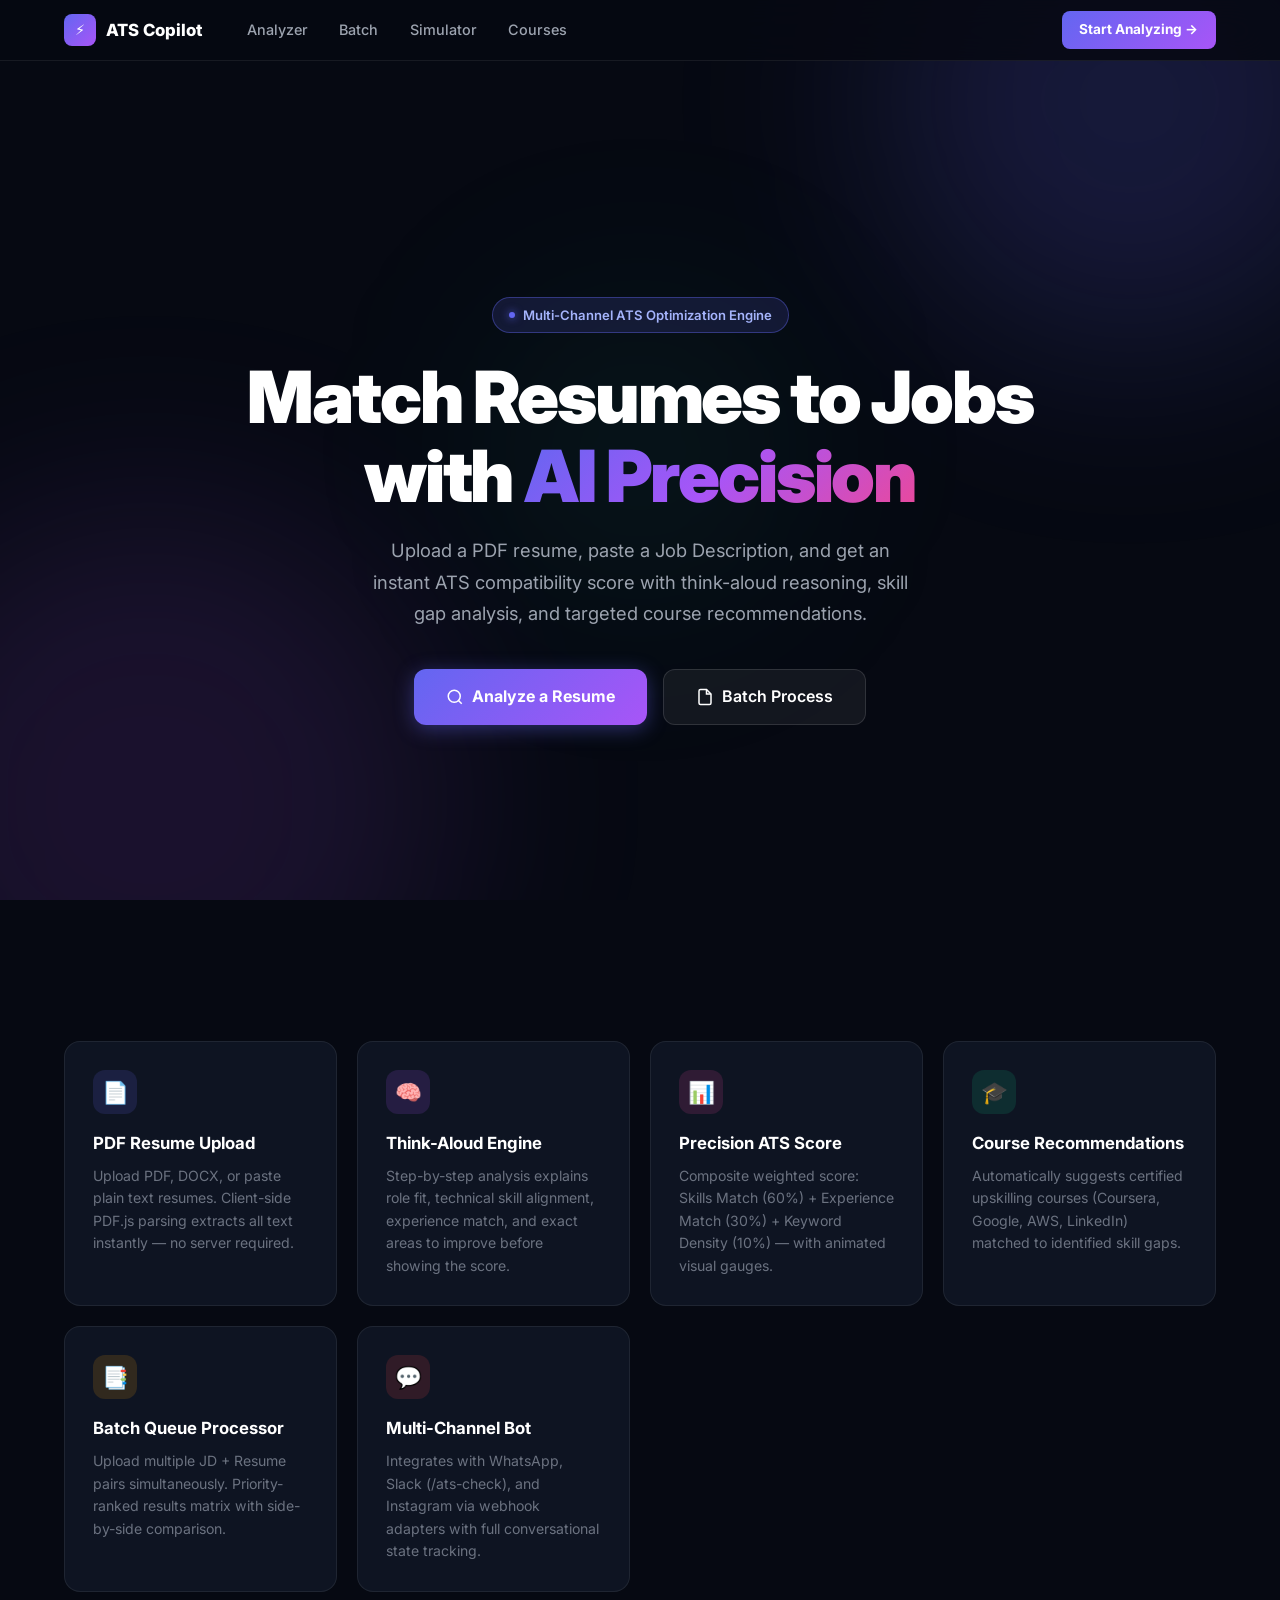
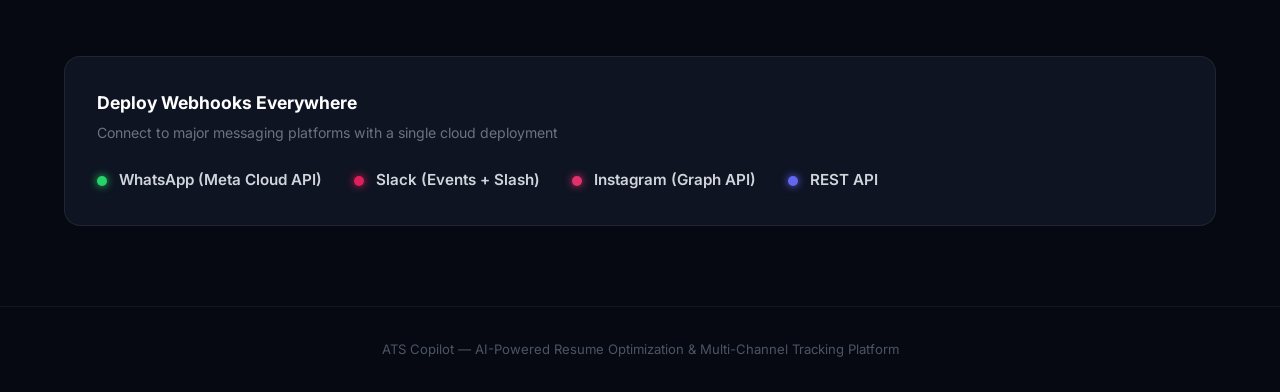
<file: static/index.html>
<!DOCTYPE html>
<html lang="en">
<head>
  <meta charset="UTF-8">
  <meta name="viewport" content="width=device-width, initial-scale=1.0">
  <title>ATS Copilot – AI Resume Optimizer & Job Match Tracker</title>
  <meta name="description" content="AI-powered ATS resume analyzer with real-time job match scoring, think-aloud evaluation, and WhatsApp, Slack, Instagram multi-channel chatbot integration.">
  <link rel="preconnect" href="https://fonts.googleapis.com">
  <link href="https://fonts.googleapis.com/css2?family=Inter:wght@300;400;500;600;700;800;900&display=swap" rel="stylesheet">
  <link rel="stylesheet" href="shared.css">
  <style>
    .hero { min-height: 100vh; display: flex; flex-direction: column; align-items: center; justify-content: center; text-align: center; padding: 2rem; position: relative; }
    .hero-badge { display: inline-flex; align-items: center; gap: 0.5rem; background: rgba(99,102,241,0.15); border: 1px solid rgba(99,102,241,0.4); color: #a5b4fc; padding: 0.4rem 1rem; border-radius: 9999px; font-size: 0.82rem; font-weight: 600; margin-bottom: 1.5rem; }
    .hero-badge span { width: 6px; height: 6px; background: #6366f1; border-radius: 50%; box-shadow: 0 0 8px #6366f1; animation: pulse 2s infinite; }
    h1.hero-title { font-size: clamp(2.5rem, 6vw, 4.5rem); font-weight: 900; line-height: 1.1; letter-spacing: -0.03em; color: #fff; max-width: 820px; margin-bottom: 1.25rem; }
    h1.hero-title em { font-style: normal; background: linear-gradient(135deg, #6366f1, #a855f7, #ec4899); -webkit-background-clip: text; -webkit-text-fill-color: transparent; }
    .hero-desc { font-size: 1.15rem; color: #9ca3af; max-width: 560px; margin-bottom: 2.5rem; line-height: 1.7; }
    .hero-ctas { display: flex; gap: 1rem; flex-wrap: wrap; justify-content: center; }
    .btn-hero-primary { background: linear-gradient(135deg, #6366f1, #a855f7); color: #fff; padding: 0.875rem 2rem; border-radius: 12px; font-weight: 700; font-size: 1rem; border: none; cursor: pointer; text-decoration: none; display: inline-flex; align-items: center; gap: 0.5rem; box-shadow: 0 4px 20px rgba(99,102,241,0.4); transition: transform 0.2s, box-shadow 0.2s; }
    .btn-hero-primary:hover { transform: translateY(-2px); box-shadow: 0 8px 30px rgba(99,102,241,0.5); }
    .btn-hero-secondary { background: rgba(255,255,255,0.06); color: #fff; padding: 0.875rem 2rem; border-radius: 12px; font-weight: 600; font-size: 1rem; border: 1px solid rgba(255,255,255,0.12); cursor: pointer; text-decoration: none; display: inline-flex; align-items: center; gap: 0.5rem; transition: all 0.2s; }
    .btn-hero-secondary:hover { background: rgba(255,255,255,0.1); border-color: rgba(255,255,255,0.25); }
    .features-grid { display: grid; grid-template-columns: repeat(auto-fit, minmax(260px, 1fr)); gap: 1.25rem; max-width: 1200px; margin: 5rem auto 0; padding: 0 1.5rem; }
    .feature-card { background: rgba(17,24,39,0.8); border: 1px solid rgba(255,255,255,0.07); border-radius: 16px; padding: 1.75rem; transition: border-color 0.2s, transform 0.2s; }
    .feature-card:hover { border-color: rgba(99,102,241,0.4); transform: translateY(-3px); }
    .feature-icon { width: 44px; height: 44px; border-radius: 12px; display: flex; align-items: center; justify-content: center; font-size: 1.35rem; margin-bottom: 1rem; }
    .feature-card h3 { font-size: 1.05rem; font-weight: 700; color: #fff; margin-bottom: 0.5rem; }
    .feature-card p { font-size: 0.88rem; color: #6b7280; line-height: 1.6; }
    .channels-banner { max-width: 1200px; margin: 4rem auto; padding: 0 1.5rem; }
    .channels-row { background: rgba(17,24,39,0.8); border: 1px solid rgba(255,255,255,0.07); border-radius: 16px; padding: 2rem; display: flex; align-items: center; justify-content: space-between; flex-wrap: wrap; gap: 1.5rem; }
    .channel-chip { display: flex; align-items: center; gap: 0.75rem; color: #d1d5db; font-weight: 600; font-size: 0.95rem; }
    .ch-dot { width: 10px; height: 10px; border-radius: 50%; }
    .ch-wa { background: #25d366; box-shadow: 0 0 8px #25d366; }
    .ch-sl { background: #e01e5a; box-shadow: 0 0 8px #e01e5a; }
    .ch-ig { background: #e1306c; box-shadow: 0 0 8px #e1306c; }
    .ch-api { background: #6366f1; box-shadow: 0 0 8px #6366f1; }
    .footer { text-align: center; padding: 2rem 1.5rem; color: #4b5563; font-size: 0.82rem; border-top: 1px solid rgba(255,255,255,0.06); margin-top: 5rem; }
  </style>
</head>
<body>
  <div class="bg-orbs"><div class="orb o1"></div><div class="orb o2"></div><div class="orb o3"></div></div>

  <nav class="topnav">
    <div class="topnav-inner">
      <a href="index.html" class="nav-logo">
        <div class="logo-box">⚡</div>
        <span>ATS Copilot</span>
      </a>
      <div class="nav-links">
        <a href="analyzer.html">Analyzer</a>
        <a href="batch.html">Batch</a>
        <a href="simulator.html">Simulator</a>
        <a href="courses.html">Courses</a>
      </div>
      <a href="analyzer.html" class="btn-nav-cta">Start Analyzing →</a>
    </div>
  </nav>

  <section class="hero">
    <div class="hero-badge"><span></span> Multi-Channel ATS Optimization Engine</div>
    <h1 class="hero-title">Match Resumes to Jobs<br>with <em>AI Precision</em></h1>
    <p class="hero-desc">Upload a PDF resume, paste a Job Description, and get an instant ATS compatibility score with think-aloud reasoning, skill gap analysis, and targeted course recommendations.</p>
    <div class="hero-ctas">
      <a href="analyzer.html" class="btn-hero-primary">
        <svg width="18" height="18" viewBox="0 0 24 24" fill="none" stroke="currentColor" stroke-width="2"><circle cx="11" cy="11" r="8"/><path d="m21 21-4.35-4.35"/></svg>
        Analyze a Resume
      </a>
      <a href="batch.html" class="btn-hero-secondary">
        <svg width="18" height="18" viewBox="0 0 24 24" fill="none" stroke="currentColor" stroke-width="2"><path d="M14 2H6a2 2 0 0 0-2 2v16a2 2 0 0 0 2 2h12a2 2 0 0 0 2-2V8z"/><polyline points="14 2 14 8 20 8"/></svg>
        Batch Process
      </a>
    </div>
  </section>

  <div class="features-grid">
    <div class="feature-card">
      <div class="feature-icon" style="background: rgba(99,102,241,0.15);">📄</div>
      <h3>PDF Resume Upload</h3>
      <p>Upload PDF, DOCX, or paste plain text resumes. Client-side PDF.js parsing extracts all text instantly — no server required.</p>
    </div>
    <div class="feature-card">
      <div class="feature-icon" style="background: rgba(168,85,247,0.15);">🧠</div>
      <h3>Think-Aloud Engine</h3>
      <p>Step-by-step analysis explains role fit, technical skill alignment, experience match, and exact areas to improve before showing the score.</p>
    </div>
    <div class="feature-card">
      <div class="feature-icon" style="background: rgba(236,72,153,0.15);">📊</div>
      <h3>Precision ATS Score</h3>
      <p>Composite weighted score: Skills Match (60%) + Experience Match (30%) + Keyword Density (10%) — with animated visual gauges.</p>
    </div>
    <div class="feature-card">
      <div class="feature-icon" style="background: rgba(16,185,129,0.15);">🎓</div>
      <h3>Course Recommendations</h3>
      <p>Automatically suggests certified upskilling courses (Coursera, Google, AWS, LinkedIn) matched to identified skill gaps.</p>
    </div>
    <div class="feature-card">
      <div class="feature-icon" style="background: rgba(245,158,11,0.15);">📑</div>
      <h3>Batch Queue Processor</h3>
      <p>Upload multiple JD + Resume pairs simultaneously. Priority-ranked results matrix with side-by-side comparison.</p>
    </div>
    <div class="feature-card">
      <div class="feature-icon" style="background: rgba(239,68,68,0.15);">💬</div>
      <h3>Multi-Channel Bot</h3>
      <p>Integrates with WhatsApp, Slack (/ats-check), and Instagram via webhook adapters with full conversational state tracking.</p>
    </div>
  </div>

  <div class="channels-banner">
    <div class="channels-row">
      <div>
        <h3 style="color:#fff; font-size:1.1rem; font-weight:700; margin-bottom:0.3rem;">Deploy Webhooks Everywhere</h3>
        <p style="color:#6b7280; font-size:0.88rem;">Connect to major messaging platforms with a single cloud deployment</p>
      </div>
      <div style="display:flex; gap:2rem; flex-wrap:wrap;">
        <div class="channel-chip"><div class="ch-dot ch-wa"></div> WhatsApp (Meta Cloud API)</div>
        <div class="channel-chip"><div class="ch-dot ch-sl"></div> Slack (Events + Slash)</div>
        <div class="channel-chip"><div class="ch-dot ch-ig"></div> Instagram (Graph API)</div>
        <div class="channel-chip"><div class="ch-dot ch-api"></div> REST API</div>
      </div>
    </div>
  </div>

  <footer class="footer">
    <p>ATS Copilot — AI-Powered Resume Optimization & Multi-Channel Tracking Platform</p>
  </footer>

  <script src="nav.js"></script>
</body>
</html>
</file>
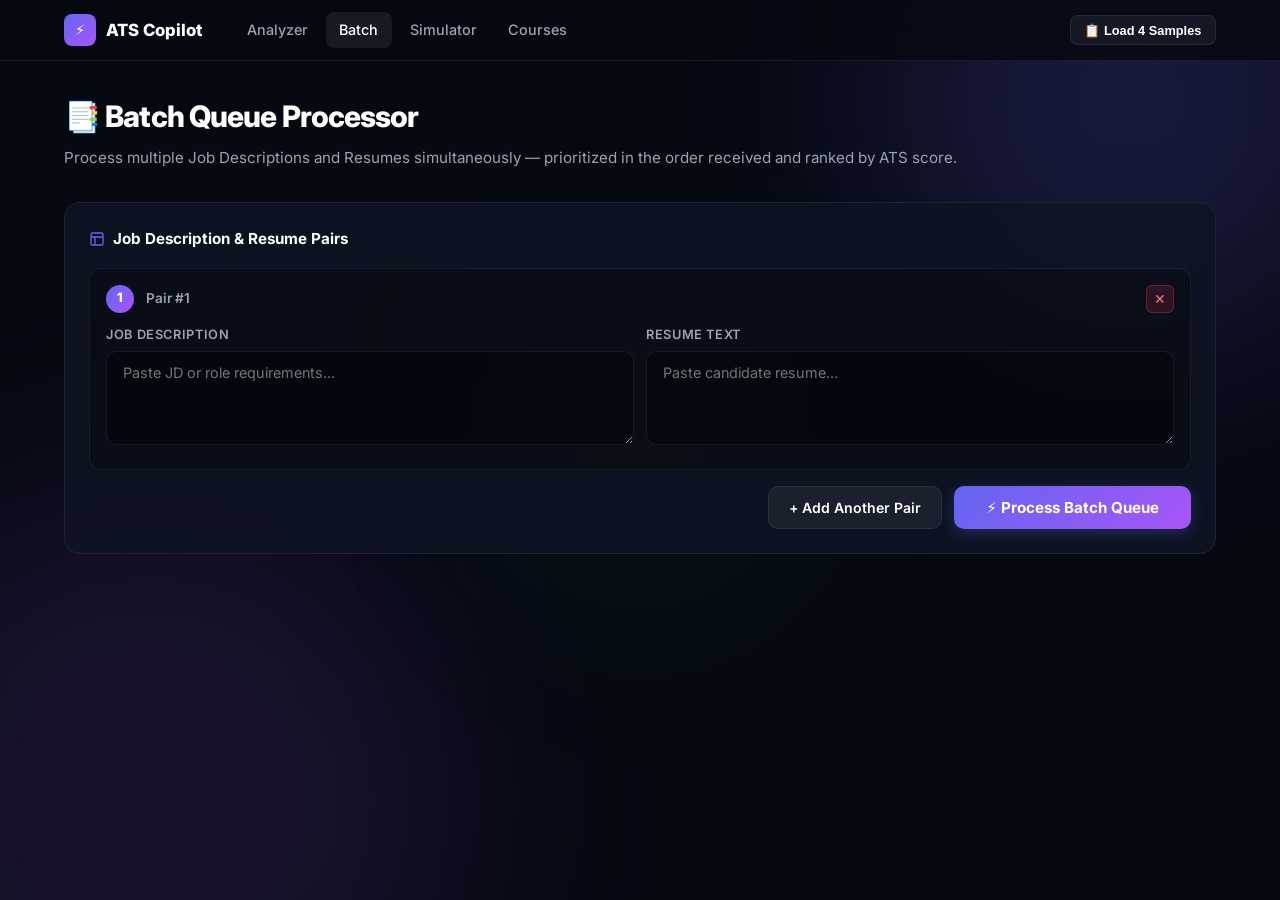
<file: static/batch.html>
<!DOCTYPE html>
<html lang="en">
<head>
  <meta charset="UTF-8">
  <meta name="viewport" content="width=device-width, initial-scale=1.0">
  <title>Batch Queue Processor – ATS Copilot</title>
  <meta name="description" content="Process multiple Job Descriptions and Resumes simultaneously in priority order with ranked ATS scores.">
  <link rel="preconnect" href="https://fonts.googleapis.com">
  <link href="https://fonts.googleapis.com/css2?family=Inter:wght@300;400;500;600;700;800;900&display=swap" rel="stylesheet">
  <link rel="stylesheet" href="shared.css">
  <style>
    .batch-row-card { background: rgba(0,0,0,0.25); border: 1px solid var(--border); border-radius: 12px; padding: 1rem; margin-bottom: 0.75rem; }
    .batch-row-header { display: flex; align-items: center; gap: 0.75rem; margin-bottom: 0.75rem; }
    .batch-num { width: 28px; height: 28px; border-radius: 50%; background: linear-gradient(135deg, #6366f1, #a855f7); display: flex; align-items: center; justify-content: center; font-size: 0.8rem; font-weight: 800; color: #fff; flex-shrink: 0; }
    .batch-row-inputs { display: grid; grid-template-columns: 1fr 1fr; gap: 0.75rem; }
    @media (max-width: 700px) { .batch-row-inputs { grid-template-columns: 1fr; } }
    .btn-remove { background: rgba(244,63,94,0.15); border: 1px solid rgba(244,63,94,0.3); color: #fb7185; width: 28px; height: 28px; border-radius: 6px; cursor: pointer; display: flex; align-items: center; justify-content: center; margin-left: auto; font-size: 0.9rem; }
    .batch-actions { display: flex; gap: 0.75rem; justify-content: flex-end; margin-top: 1rem; }
    .results-table { width: 100%; border-collapse: collapse; }
    .results-table th { background: rgba(255,255,255,0.04); padding: 0.7rem 1rem; text-align: left; font-size: 0.78rem; font-weight: 600; color: var(--text-dim); text-transform: uppercase; letter-spacing: 0.05em; border-bottom: 1px solid var(--border); }
    .results-table td { padding: 0.85rem 1rem; border-bottom: 1px solid rgba(255,255,255,0.04); font-size: 0.88rem; vertical-align: middle; }
    .results-table tr:hover td { background: rgba(255,255,255,0.02); }
    .rank-badge { width: 24px; height: 24px; border-radius: 6px; background: rgba(99,102,241,0.15); color: #818cf8; display: inline-flex; align-items: center; justify-content: center; font-size: 0.75rem; font-weight: 700; }
    .table-overflow { overflow-x: auto; }
  </style>
</head>
<body>
  <div class="bg-orbs"><div class="orb o1"></div><div class="orb o2"></div><div class="orb o3"></div></div>

  <nav class="topnav">
    <div class="topnav-inner">
      <a href="index.html" class="nav-logo"><div class="logo-box">⚡</div><span>ATS Copilot</span></a>
      <div class="nav-links">
        <a href="analyzer.html">Analyzer</a>
        <a href="batch.html">Batch</a>
        <a href="simulator.html">Simulator</a>
        <a href="courses.html">Courses</a>
      </div>
      <button id="btnLoadSample" class="btn-sm">📋 Load 4 Samples</button>
    </div>
  </nav>

  <div class="page-wrap">
    <div class="page-header">
      <h1>📑 Batch Queue Processor</h1>
      <p>Process multiple Job Descriptions and Resumes simultaneously — prioritized in the order received and ranked by ATS score.</p>
    </div>

    <div class="card">
      <div class="card-title">
        <svg width="16" height="16" viewBox="0 0 24 24" fill="none" stroke="#6366f1" stroke-width="2"><rect x="3" y="3" width="18" height="18" rx="2"/><path d="M3 9h18M9 21V9"/></svg>
        Job Description & Resume Pairs
      </div>

      <div id="batchRows"></div>

      <div class="batch-actions">
        <button id="btnAddRow" class="btn-secondary">+ Add Another Pair</button>
        <button id="btnRunBatch" class="btn-primary" style="width:auto; padding: 0.75rem 2rem;">
          ⚡ Process Batch Queue
        </button>
      </div>
    </div>

    <!-- Results -->
    <div id="batchResults" style="display:none; margin-top: 1.5rem;">
      <div class="card">
        <div class="card-title">🏆 Results Matrix — Priority Ordered</div>
        <div class="table-overflow">
          <table class="results-table">
            <thead>
              <tr>
                <th>Rank</th>
                <th>Target Role</th>
                <th>Candidate</th>
                <th>ATS Score</th>
                <th>Skills Match</th>
                <th>Experience Match</th>
                <th>Top Recommended Course</th>
              </tr>
            </thead>
            <tbody id="batchTableBody"></tbody>
          </table>
        </div>
      </div>
    </div>
  </div>

  <script src="nav.js"></script>
  <script src="ats_engine.js"></script>
  <script>
  (function () {
    let rowCount = 0;

    function addRow(jd = '', resume = '') {
      rowCount++;
      const n = rowCount;
      const container = document.getElementById('batchRows');
      const div = document.createElement('div');
      div.className = 'batch-row-card';
      div.id = `brow-${n}`;
      div.innerHTML = `
        <div class="batch-row-header">
          <div class="batch-num">${n}</div>
          <span style="font-size:0.85rem; font-weight:600; color:var(--text-muted);">Pair #${n}</span>
          <button class="btn-remove" onclick="this.closest('.batch-row-card').remove(); reindex()" title="Remove">✕</button>
        </div>
        <div class="batch-row-inputs">
          <div>
            <label class="field-label">Job Description</label>
            <textarea class="brow-jd" rows="4" placeholder="Paste JD or role requirements...">${jd}</textarea>
          </div>
          <div>
            <label class="field-label">Resume Text</label>
            <textarea class="brow-res" rows="4" placeholder="Paste candidate resume...">${resume}</textarea>
          </div>
        </div>
      `;
      container.appendChild(div);
    }

    window.reindex = function () {
      document.querySelectorAll('.batch-row-card').forEach((el, i) => {
        el.querySelector('.batch-num').textContent = i + 1;
        el.querySelector('span').textContent = `Pair #${i + 1}`;
      });
    };

    document.getElementById('btnAddRow').addEventListener('click', () => addRow());
    document.getElementById('btnLoadSample').addEventListener('click', () => {
      document.getElementById('batchRows').innerHTML = '';
      rowCount = 0;
      addRow(PRESETS.data_analyst.jd, PRESETS.data_analyst.resume);
      addRow(PRESETS.software_dev.jd, PRESETS.software_dev.resume);
      addRow(PRESETS.marketing_manager.jd, PRESETS.marketing_manager.resume);
      addRow(PRESETS.hr_specialist.jd, PRESETS.hr_specialist.resume);
    });

    document.getElementById('btnRunBatch').addEventListener('click', () => {
      const rows = document.querySelectorAll('.batch-row-card');
      const items = [];
      rows.forEach((row, i) => {
        const jd = row.querySelector('.brow-jd').value.trim();
        const res = row.querySelector('.brow-res').value.trim();
        if (jd && res) items.push({ jd, res, order: i + 1 });
      });

      if (items.length === 0) { showToast('⚠️ Please fill in at least one JD + Resume pair.'); return; }

      const results = items.map(item => ({ ...analyzeATS(item.jd, item.res), order: item.order }));
      results.sort((a, b) => b.atsScore - a.atsScore);

      const tbody = document.getElementById('batchTableBody');
      tbody.innerHTML = '';
      results.forEach((r, rank) => {
        const scoreClass = r.atsScore >= 80 ? 'chip-green' : r.atsScore >= 65 ? 'chip-amber' : 'chip-red';
        const topCourse = r.courses[0] ? `<a href="${r.courses[0].url}" target="_blank" style="color:#67e8f9; font-size:0.82rem;">${r.courses[0].title}</a>` : '—';
        const tr = document.createElement('tr');
        tr.innerHTML = `
          <td><div class="rank-badge">${rank + 1}</div></td>
          <td><strong>${r.role}</strong></td>
          <td>${r.candidate}</td>
          <td><span class="chip ${scoreClass}">${r.atsScore}%</span></td>
          <td>${r.skillsPct}%</td>
          <td>${r.expPct}%</td>
          <td>${topCourse}</td>
        `;
        tbody.appendChild(tr);
      });

      document.getElementById('batchResults').style.display = 'block';
      document.getElementById('batchResults').scrollIntoView({ behavior: 'smooth' });
      showToast(`✅ ${results.length} resumes analyzed and ranked!`);
    });

    // Initial row
    addRow();
  })();
  </script>
</body>
</html>
</file>
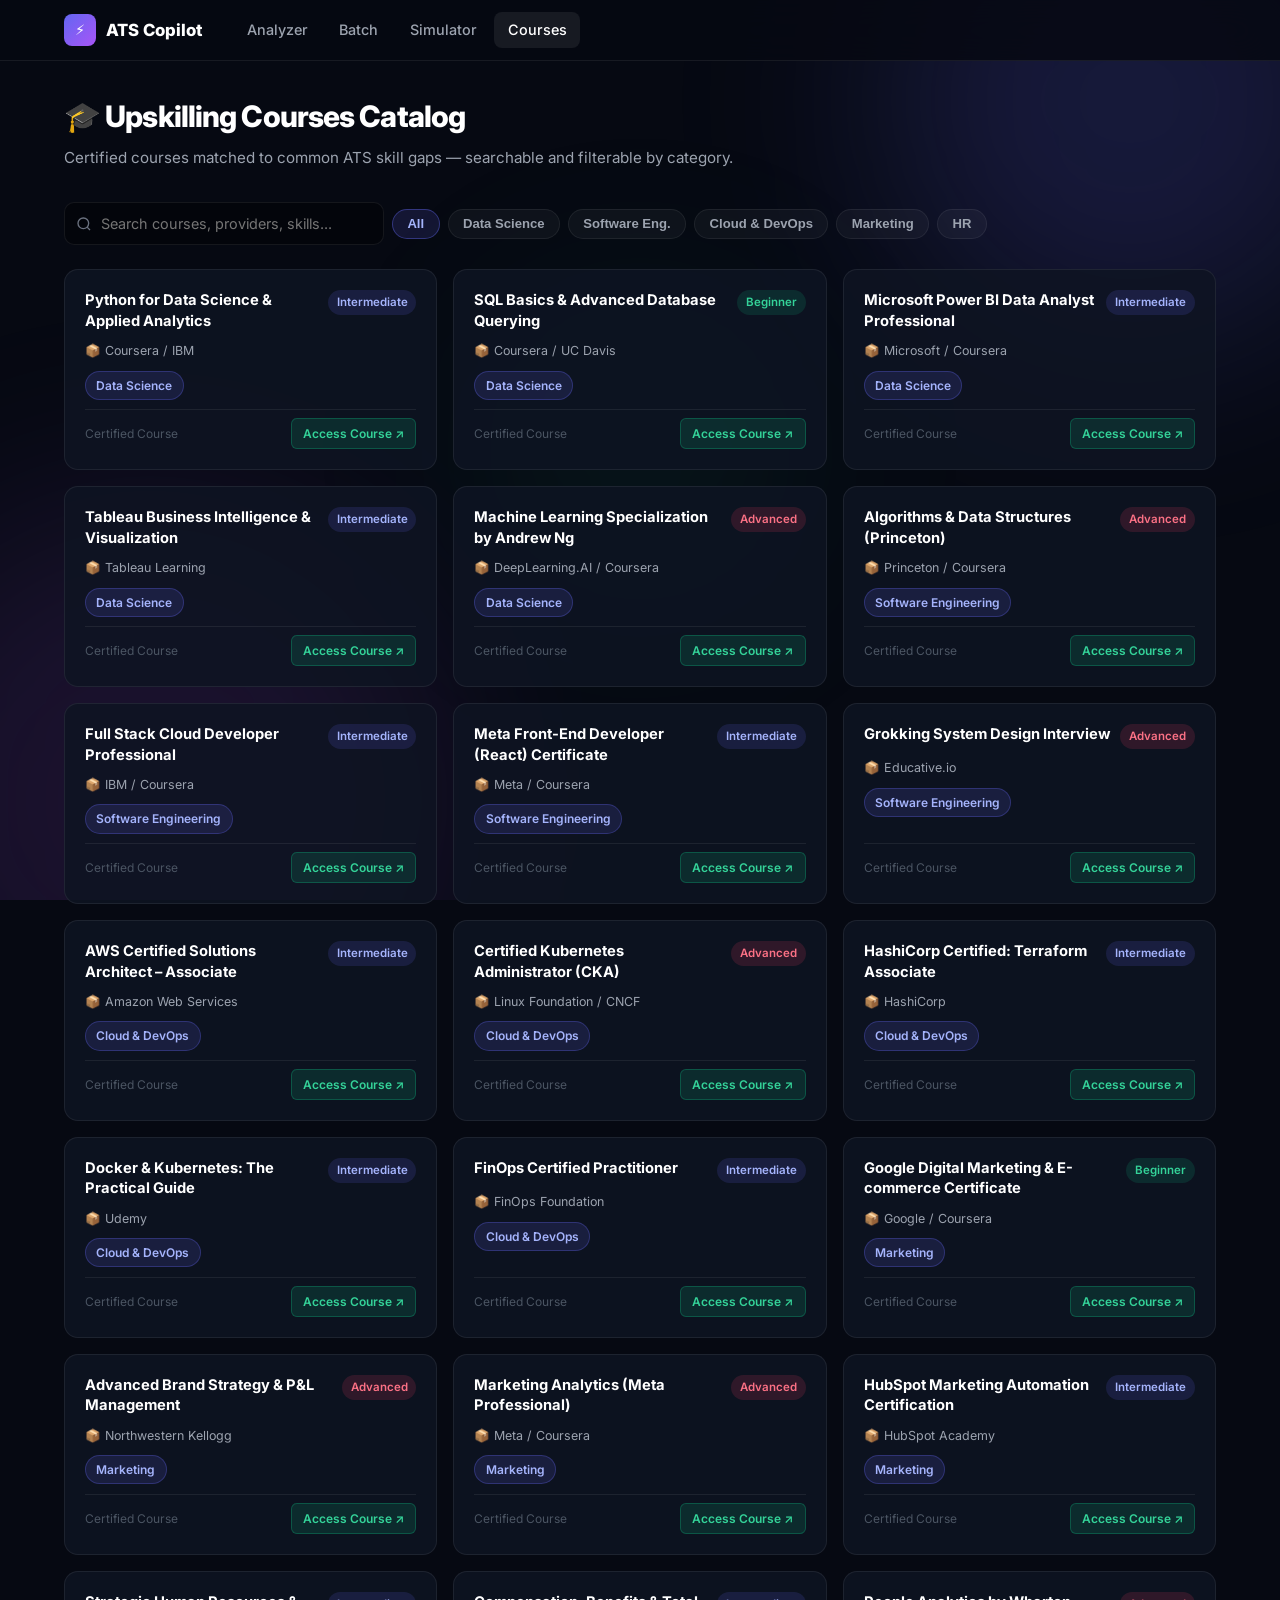
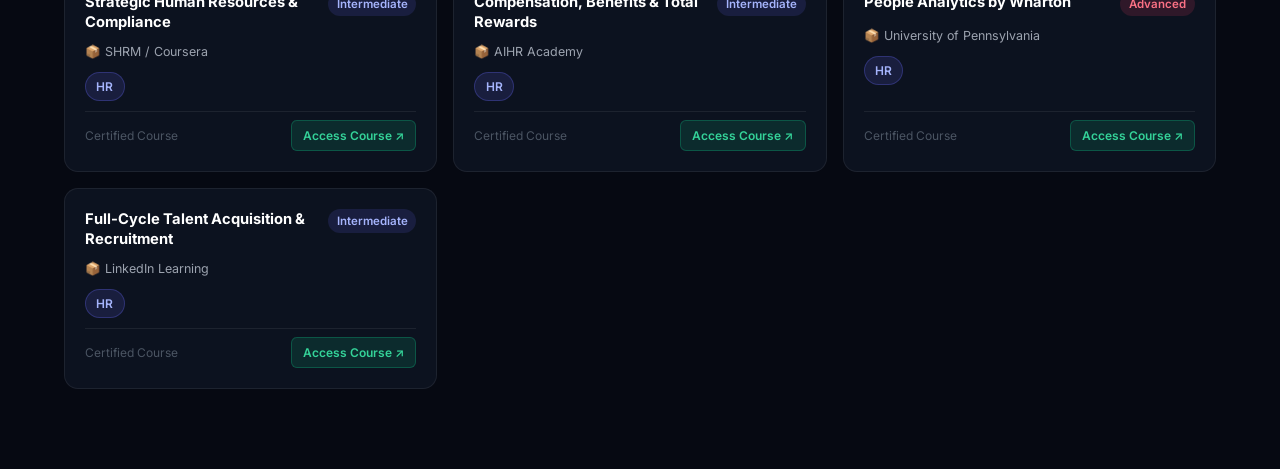
<file: static/courses.html>
<!DOCTYPE html>
<html lang="en">
<head>
  <meta charset="UTF-8">
  <meta name="viewport" content="width=device-width, initial-scale=1.0">
  <title>Courses Catalog – ATS Copilot</title>
  <meta name="description" content="Browse certified upskilling courses to close skill gaps in technology, marketing, HR, cloud, and more.">
  <link rel="preconnect" href="https://fonts.googleapis.com">
  <link href="https://fonts.googleapis.com/css2?family=Inter:wght@300;400;500;600;700;800;900&display=swap" rel="stylesheet">
  <link rel="stylesheet" href="shared.css">
  <style>
    .filter-bar { display: flex; gap: 0.5rem; flex-wrap: wrap; margin-bottom: 1.5rem; align-items: center; }
    .filter-chip { padding: 0.4rem 0.9rem; border-radius: 999px; font-size: 0.82rem; font-weight: 600; border: 1px solid var(--border); background: rgba(255,255,255,0.04); color: var(--text-muted); cursor: pointer; transition: all 0.2s; }
    .filter-chip.active, .filter-chip:hover { background: rgba(99,102,241,0.15); border-color: rgba(99,102,241,0.4); color: #a5b4fc; }
    .catalog-grid { display: grid; grid-template-columns: repeat(auto-fill, minmax(300px, 1fr)); gap: 1rem; }
    .cat-card { background: var(--surface); border: 1px solid var(--border); border-radius: 14px; padding: 1.25rem; display: flex; flex-direction: column; gap: 0.6rem; transition: border-color 0.2s, transform 0.2s; }
    .cat-card:hover { border-color: rgba(99,102,241,0.35); transform: translateY(-2px); }
    .cat-card-top { display: flex; justify-content: space-between; align-items: flex-start; gap: 0.5rem; }
    .cat-card-title { font-size: 0.92rem; font-weight: 700; color: #fff; line-height: 1.4; }
    .cat-card-provider { font-size: 0.78rem; color: var(--text-muted); }
    .cat-card-level { font-size: 0.72rem; font-weight: 600; padding: 0.2rem 0.55rem; border-radius: 999px; white-space: nowrap; }
    .lvl-beginner { background: rgba(16,185,129,0.15); color: #34d399; }
    .lvl-intermediate { background: rgba(99,102,241,0.15); color: #a5b4fc; }
    .lvl-advanced { background: rgba(244,63,94,0.15); color: #fb7185; }
    .cat-card-footer { display: flex; justify-content: space-between; align-items: center; margin-top: auto; padding-top: 0.5rem; border-top: 1px solid var(--border); }
    .search-wrap { position: relative; flex: 1; max-width: 320px; }
    .search-wrap svg { position: absolute; left: 0.75rem; top: 50%; transform: translateY(-50%); pointer-events: none; }
    .search-wrap input { padding-left: 2.25rem; }
  </style>
</head>
<body>
  <div class="bg-orbs"><div class="orb o1"></div><div class="orb o2"></div><div class="orb o3"></div></div>

  <nav class="topnav">
    <div class="topnav-inner">
      <a href="index.html" class="nav-logo"><div class="logo-box">⚡</div><span>ATS Copilot</span></a>
      <div class="nav-links">
        <a href="analyzer.html">Analyzer</a>
        <a href="batch.html">Batch</a>
        <a href="simulator.html">Simulator</a>
        <a href="courses.html">Courses</a>
      </div>
    </div>
  </nav>

  <div class="page-wrap">
    <div class="page-header">
      <h1>🎓 Upskilling Courses Catalog</h1>
      <p>Certified courses matched to common ATS skill gaps — searchable and filterable by category.</p>
    </div>

    <div class="filter-bar">
      <div class="search-wrap">
        <svg width="16" height="16" viewBox="0 0 24 24" fill="none" stroke="#6b7280" stroke-width="2"><circle cx="11" cy="11" r="8"/><path d="m21 21-4.35-4.35"/></svg>
        <input type="text" id="searchInput" placeholder="Search courses, providers, skills...">
      </div>
      <button class="filter-chip active" data-filter="all">All</button>
      <button class="filter-chip" data-filter="Data Science">Data Science</button>
      <button class="filter-chip" data-filter="Software">Software Eng.</button>
      <button class="filter-chip" data-filter="Cloud">Cloud & DevOps</button>
      <button class="filter-chip" data-filter="Marketing">Marketing</button>
      <button class="filter-chip" data-filter="HR">HR</button>
    </div>

    <div class="catalog-grid" id="catalogGrid"></div>
  </div>

  <script src="nav.js"></script>
  <script>
  const ALL_COURSES = [
    { title: "Python for Data Science & Applied Analytics", provider: "Coursera / IBM", category: "Data Science", level: "Intermediate", url: "https://www.coursera.org/learn/python-for-applied-data-science-ai" },
    { title: "SQL Basics & Advanced Database Querying", provider: "Coursera / UC Davis", category: "Data Science", level: "Beginner", url: "https://www.coursera.org/learn/sql-for-data-science" },
    { title: "Microsoft Power BI Data Analyst Professional", provider: "Microsoft / Coursera", category: "Data Science", level: "Intermediate", url: "https://www.coursera.org/professional-certificates/microsoft-power-bi-data-analyst" },
    { title: "Tableau Business Intelligence & Visualization", provider: "Tableau Learning", category: "Data Science", level: "Intermediate", url: "https://www.tableau.com/learn/training" },
    { title: "Machine Learning Specialization by Andrew Ng", provider: "DeepLearning.AI / Coursera", category: "Data Science", level: "Advanced", url: "https://www.coursera.org/specializations/machine-learning-introduction" },
    { title: "Algorithms & Data Structures (Princeton)", provider: "Princeton / Coursera", category: "Software Engineering", level: "Advanced", url: "https://www.coursera.org/learn/algorithms-part1" },
    { title: "Full Stack Cloud Developer Professional", provider: "IBM / Coursera", category: "Software Engineering", level: "Intermediate", url: "https://www.coursera.org/professional-certificates/ibm-full-stack-cloud-developer" },
    { title: "Meta Front-End Developer (React) Certificate", provider: "Meta / Coursera", category: "Software Engineering", level: "Intermediate", url: "https://www.coursera.org/professional-certificates/meta-front-end-developer" },
    { title: "Grokking System Design Interview", provider: "Educative.io", category: "Software Engineering", level: "Advanced", url: "https://www.educative.io/courses/grokking-the-system-design-interview" },
    { title: "AWS Certified Solutions Architect – Associate", provider: "Amazon Web Services", category: "Cloud & DevOps", level: "Intermediate", url: "https://aws.amazon.com/certification/certified-solutions-architect-associate/" },
    { title: "Certified Kubernetes Administrator (CKA)", provider: "Linux Foundation / CNCF", category: "Cloud & DevOps", level: "Advanced", url: "https://www.cncf.io/certification/cka/" },
    { title: "HashiCorp Certified: Terraform Associate", provider: "HashiCorp", category: "Cloud & DevOps", level: "Intermediate", url: "https://www.hashicorp.com/certification/terraform-associate" },
    { title: "Docker & Kubernetes: The Practical Guide", provider: "Udemy", category: "Cloud & DevOps", level: "Intermediate", url: "https://www.udemy.com/course/docker-kubernetes-the-practical-guide/" },
    { title: "FinOps Certified Practitioner", provider: "FinOps Foundation", category: "Cloud & DevOps", level: "Intermediate", url: "https://www.finops.org/certification/" },
    { title: "Google Digital Marketing & E-commerce Certificate", provider: "Google / Coursera", category: "Marketing", level: "Beginner", url: "https://www.coursera.org/professional-certificates/google-digital-marketing-ecommerce" },
    { title: "Advanced Brand Strategy & P&L Management", provider: "Northwestern Kellogg", category: "Marketing", level: "Advanced", url: "https://www.coursera.org/learn/strategic-brand-management" },
    { title: "Marketing Analytics (Meta Professional)", provider: "Meta / Coursera", category: "Marketing", level: "Advanced", url: "https://www.coursera.org/professional-certificates/meta-marketing-analytics" },
    { title: "HubSpot Marketing Automation Certification", provider: "HubSpot Academy", category: "Marketing", level: "Intermediate", url: "https://academy.hubspot.com/" },
    { title: "Strategic Human Resources & Compliance", provider: "SHRM / Coursera", category: "HR", level: "Intermediate", url: "https://www.coursera.org/specializations/human-resource-management" },
    { title: "Compensation, Benefits & Total Rewards", provider: "AIHR Academy", category: "HR", level: "Intermediate", url: "https://www.aihr.com/courses/compensation-and-benefits-certificate/" },
    { title: "People Analytics by Wharton", provider: "University of Pennsylvania", category: "HR", level: "Advanced", url: "https://www.coursera.org/learn/wharton-people-analytics" },
    { title: "Full-Cycle Talent Acquisition & Recruitment", provider: "LinkedIn Learning", category: "HR", level: "Intermediate", url: "https://www.coursera.org/learn/recruiting-hiring-onboarding" }
  ];

  let currentFilter = 'all';
  let searchQuery = '';

  function getLevelClass(lvl) {
    const l = lvl.toLowerCase();
    if (l.includes('begin')) return 'lvl-beginner';
    if (l.includes('adv')) return 'lvl-advanced';
    return 'lvl-intermediate';
  }

  function getCategoryGroup(cat) {
    if (cat.includes('Data')) return 'Data Science';
    if (cat.includes('Software')) return 'Software';
    if (cat.includes('Cloud')) return 'Cloud';
    if (cat.includes('Marketing')) return 'Marketing';
    if (cat === 'HR') return 'HR';
    return cat;
  }

  function renderCatalog() {
    const grid = document.getElementById('catalogGrid');
    const filtered = ALL_COURSES.filter(c => {
      const matchesFilter = currentFilter === 'all' || getCategoryGroup(c.category) === currentFilter;
      const matchesSearch = !searchQuery || [c.title, c.provider, c.category].join(' ').toLowerCase().includes(searchQuery);
      return matchesFilter && matchesSearch;
    });

    if (filtered.length === 0) {
      grid.innerHTML = `<div class="placeholder-state" style="grid-column:1/-1;"><div class="ph-icon">🔍</div><p>No courses match your filters.</p></div>`;
      return;
    }

    grid.innerHTML = filtered.map(c => `
      <div class="cat-card">
        <div class="cat-card-top">
          <div class="cat-card-title">${c.title}</div>
          <span class="cat-card-level ${getLevelClass(c.level)}">${c.level}</span>
        </div>
        <div class="cat-card-provider">📦 ${c.provider}</div>
        <div style="font-size:0.75rem;"><span class="chip chip-indigo">${c.category}</span></div>
        <div class="cat-card-footer">
          <span style="font-size:0.75rem; color:var(--text-dim);">Certified Course</span>
          <a href="${c.url}" target="_blank" rel="noopener" class="btn-course">Access Course ↗</a>
        </div>
      </div>
    `).join('');
  }

  document.querySelectorAll('.filter-chip').forEach(chip => {
    chip.addEventListener('click', () => {
      document.querySelectorAll('.filter-chip').forEach(c => c.classList.remove('active'));
      chip.classList.add('active');
      currentFilter = chip.dataset.filter;
      renderCatalog();
    });
  });

  document.getElementById('searchInput').addEventListener('input', e => {
    searchQuery = e.target.value.toLowerCase();
    renderCatalog();
  });

  renderCatalog();
  </script>
</body>
</html>
</file>
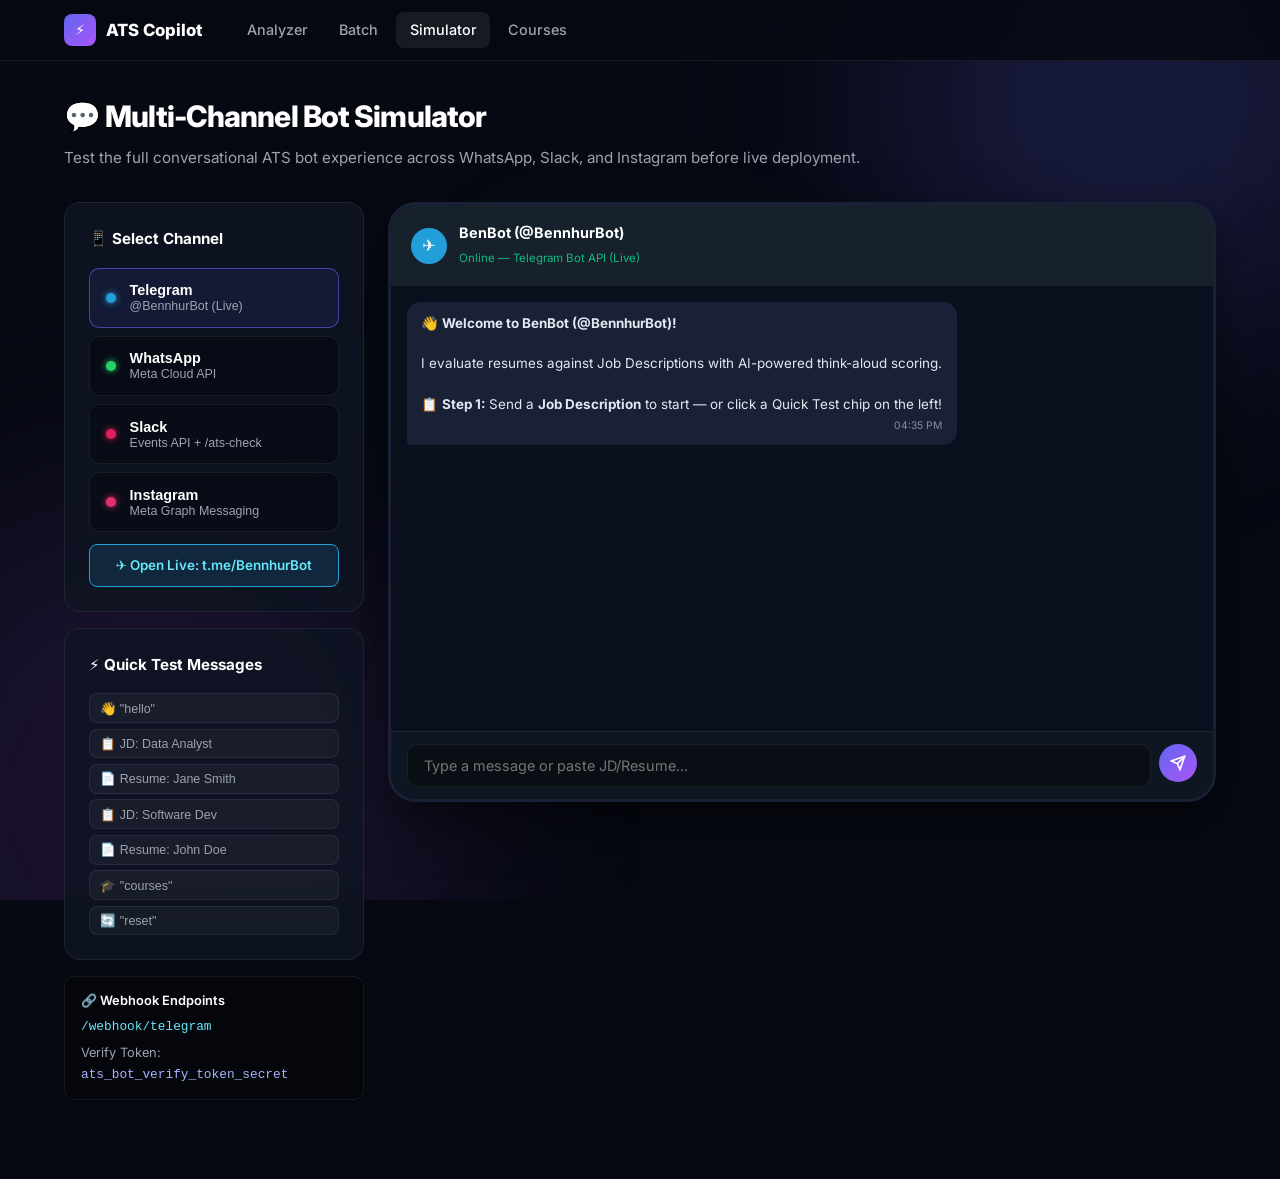
<file: static/simulator.html>
<!DOCTYPE html>
<html lang="en">
<head>
  <meta charset="UTF-8">
  <meta name="viewport" content="width=device-width, initial-scale=1.0">
  <title>Channel Simulator – ATS Copilot</title>
  <meta name="description" content="Simulate the ATS chatbot on WhatsApp, Slack, and Instagram live in your browser before cloud deployment.">
  <link rel="preconnect" href="https://fonts.googleapis.com">
  <link href="https://fonts.googleapis.com/css2?family=Inter:wght@300;400;500;600;700;800;900&display=swap" rel="stylesheet">
  <link rel="stylesheet" href="shared.css">
  <style>
    .sim-layout { display: grid; grid-template-columns: 300px 1fr; gap: 1.5rem; align-items: start; }
    @media (max-width: 800px) { .sim-layout { grid-template-columns: 1fr; } }
    .channel-btn { width: 100%; background: rgba(0,0,0,0.3); border: 1px solid var(--border); border-radius: 10px; padding: 0.85rem 1rem; display: flex; align-items: center; gap: 0.85rem; color: #fff; cursor: pointer; text-align: left; margin-bottom: 0.5rem; transition: all 0.2s; }
    .channel-btn:hover { border-color: rgba(99,102,241,0.4); }
    .channel-btn.active { border-color: rgba(99,102,241,0.6); background: rgba(99,102,241,0.1); }
    .ch-pip { width: 10px; height: 10px; border-radius: 50%; flex-shrink: 0; }
    .ch-wa-p { background: #25d366; box-shadow: 0 0 6px #25d366; }
    .ch-tg-p { background: #229ED9; box-shadow: 0 0 6px #229ED9; }
    .ch-sl-p { background: #e01e5a; box-shadow: 0 0 6px #e01e5a; }
    .ch-ig-p { background: #e1306c; box-shadow: 0 0 6px #e1306c; }
    .channel-btn div strong { display: block; font-size: 0.9rem; }
    .channel-btn div small { color: var(--text-muted); font-size: 0.78rem; }
    .quick-chips { display: flex; flex-direction: column; gap: 0.35rem; margin-top: 0.75rem; }
    .q-chip { background: rgba(255,255,255,0.04); border: 1px solid var(--border); border-radius: 8px; padding: 0.4rem 0.65rem; font-size: 0.78rem; color: var(--text-muted); cursor: pointer; text-align: left; transition: all 0.2s; }
    .q-chip:hover { background: rgba(99,102,241,0.12); border-color: rgba(99,102,241,0.4); color: #a5b4fc; }
    .phone-frame { background: #0a0f1e; border-radius: 28px; border: 3px solid #1a2035; box-shadow: 0 20px 50px rgba(0,0,0,0.5), inset 0 1px 0 rgba(255,255,255,0.05); overflow: hidden; display: flex; flex-direction: column; height: 600px; transition: border-color 0.3s; }
    .phone-topbar { padding: 1rem 1.25rem; display: flex; align-items: center; gap: 0.75rem; flex-shrink: 0; }
    .phone-avatar { width: 36px; height: 36px; border-radius: 50%; display: flex; align-items: center; justify-content: center; font-size: 1rem; flex-shrink: 0; }
    .phone-info strong { display: block; font-size: 0.9rem; color: #fff; }
    .phone-info small { color: #10b981; font-size: 0.72rem; }
    .chat-area { flex: 1; overflow-y: auto; padding: 1rem; display: flex; flex-direction: column; gap: 0.75rem; }
    .msg-bubble { max-width: 82%; padding: 0.7rem 0.9rem; border-radius: 14px; font-size: 0.84rem; line-height: 1.5; word-break: break-word; }
    .msg-bot { background: #1a2035; color: #e2e8f0; align-self: flex-start; border-bottom-left-radius: 4px; }
    .msg-user { background: linear-gradient(135deg, #6366f1, #a855f7); color: #fff; align-self: flex-end; border-bottom-right-radius: 4px; }
    .msg-time { font-size: 0.65rem; opacity: 0.55; margin-top: 0.25rem; text-align: right; }
    .msg-typing { background: #1a2035; padding: 0.6rem 0.9rem; border-radius: 14px; align-self: flex-start; }
    .dots span { display: inline-block; width: 6px; height: 6px; border-radius: 50%; background: #6366f1; animation: bounce 1.2s infinite; margin: 0 1px; }
    .dots span:nth-child(2) { animation-delay: 0.2s; }
    .dots span:nth-child(3) { animation-delay: 0.4s; }
    @keyframes bounce { 0%,80%,100% { transform: translateY(0); } 40% { transform: translateY(-6px); } }
    .phone-input-bar { padding: 0.75rem 1rem; display: flex; gap: 0.5rem; border-top: 1px solid rgba(255,255,255,0.06); flex-shrink: 0; }
    .phone-input { flex: 1; background: #141929; border: 1px solid rgba(255,255,255,0.1); border-radius: 20px; padding: 0.6rem 1rem; color: #fff; font-size: 0.85rem; font-family: var(--font); outline: none; }
    .phone-input:focus { border-color: rgba(99,102,241,0.5); }
    .btn-send-circle { width: 38px; height: 38px; border-radius: 50%; background: linear-gradient(135deg, #6366f1, #a855f7); border: none; color: #fff; cursor: pointer; display: flex; align-items: center; justify-content: center; flex-shrink: 0; }
    .webhook-info { background: rgba(0,0,0,0.3); border: 1px solid var(--border); border-radius: 10px; padding: 0.85rem 1rem; margin-top: 1rem; font-size: 0.8rem; color: var(--text-muted); }
    .webhook-url { color: #67e8f9; font-family: monospace; word-break: break-all; }
  </style>
</head>
<body>
  <div class="bg-orbs"><div class="orb o1"></div><div class="orb o2"></div><div class="orb o3"></div></div>

  <nav class="topnav">
    <div class="topnav-inner">
      <a href="index.html" class="nav-logo"><div class="logo-box">⚡</div><span>ATS Copilot</span></a>
      <div class="nav-links">
        <a href="analyzer.html">Analyzer</a>
        <a href="batch.html">Batch</a>
        <a href="simulator.html">Simulator</a>
        <a href="courses.html">Courses</a>
      </div>
    </div>
  </nav>

  <div class="page-wrap">
    <div class="page-header">
      <h1>💬 Multi-Channel Bot Simulator</h1>
      <p>Test the full conversational ATS bot experience across WhatsApp, Slack, and Instagram before live deployment.</p>
    </div>

    <div class="sim-layout">
      <!-- Sidebar -->
      <div>
        <div class="card" style="margin-bottom:1rem;">
          <div class="card-title">📱 Select Channel</div>
          <button class="channel-btn active" data-channel="telegram">
            <div class="ch-pip ch-tg-p"></div>
            <div><strong>Telegram</strong><small>@BennhurBot (Live)</small></div>
          </button>
          <button class="channel-btn" data-channel="whatsapp">
            <div class="ch-pip ch-wa-p"></div>
            <div><strong>WhatsApp</strong><small>Meta Cloud API</small></div>
          </button>
          <button class="channel-btn" data-channel="slack">
            <div class="ch-pip ch-sl-p"></div>
            <div><strong>Slack</strong><small>Events API + /ats-check</small></div>
          </button>
          <button class="channel-btn" data-channel="instagram">
            <div class="ch-pip ch-ig-p"></div>
            <div><strong>Instagram</strong><small>Meta Graph Messaging</small></div>
          </button>

          <a href="https://t.me/BennhurBot" target="_blank" class="btn" style="width:100%; display:flex; align-items:center; justify-content:center; gap:0.5rem; margin-top:0.75rem; background:rgba(34,158,217,0.15); border:1px solid #229ED9; color:#67e8f9; text-decoration:none; padding:0.6rem; border-radius:8px; font-size:0.84rem; font-weight:600;">
            ✈️ Open Live: t.me/BennhurBot
          </a>
        </div>

        <div class="card">
          <div class="card-title">⚡ Quick Test Messages</div>
          <div class="quick-chips">
            <button class="q-chip" data-msg="hello">👋 "hello"</button>
            <button class="q-chip" data-msg="JD for Data Analyst: 3+ years SQL, Python, Tableau, Power BI">📋 JD: Data Analyst</button>
            <button class="q-chip" data-msg="Resume of Jane Smith: 3 years Python, SQL, Pandas, Tableau">📄 Resume: Jane Smith</button>
            <button class="q-chip" data-msg="JD for Software Developer: 4+ years React, FastAPI, Docker">📋 JD: Software Dev</button>
            <button class="q-chip" data-msg="Resume of John Doe: 4 years React, Python, FastAPI, CI/CD">📄 Resume: John Doe</button>
            <button class="q-chip" data-msg="courses">🎓 "courses"</button>
            <button class="q-chip" data-msg="reset">🔄 "reset"</button>
          </div>
        </div>

        <div class="webhook-info">
          <div style="font-weight:600; color:#fff; margin-bottom:0.35rem;">🔗 Webhook Endpoints</div>
          <div class="webhook-url" id="webhookDisplay">/webhook/whatsapp</div>
          <div style="margin-top:0.35rem;">Verify Token: <code style="color:#a5b4fc;">ats_bot_verify_token_secret</code></div>
        </div>
      </div>

      <!-- Phone Device -->
      <div>
        <div class="phone-frame" id="phoneFrame">
          <div class="phone-topbar" id="phoneTopbar" style="background:#111827;">
            <div class="phone-avatar" id="phoneAvatar" style="background:#25d366;">🤖</div>
            <div class="phone-info">
              <strong id="channelName">ATS WhatsApp Bot</strong>
              <small>● Online — Meta Cloud API</small>
            </div>
          </div>
          <div class="chat-area" id="chatArea"></div>
          <div class="phone-input-bar" id="phoneInputBar" style="background:#0f1829;">
            <input type="text" class="phone-input" id="chatInput" placeholder="Type a message or paste JD/Resume...">
            <button class="btn-send-circle" id="btnSend">
              <svg width="16" height="16" viewBox="0 0 24 24" fill="none" stroke="currentColor" stroke-width="2.5"><line x1="22" y1="2" x2="11" y2="13"/><polygon points="22 2 15 22 11 13 2 9 22 2"/></svg>
            </button>
          </div>
        </div>
      </div>
    </div>
  </div>

  <script src="nav.js"></script>
  <script src="ats_engine.js"></script>
  <script>
  (function () {
    let activeChannel = 'telegram';
    let state = 'IDLE';
    let storedJD = '';
    let lastResult = null;

    const channelConfig = {
      telegram: { name: 'BenBot (@BennhurBot)', sub: 'Online — Telegram Bot API (Live)', avatarBg: '#229ED9', avatar: '✈️', topbar: '#17212b', inputbar: '#0e1621', webhook: '/webhook/telegram' },
      whatsapp: { name: 'ATS WhatsApp Bot', sub: 'Online — Meta Cloud API', avatarBg: '#128C7E', avatar: '🤖', topbar: '#075e54', inputbar: '#0f1829', webhook: '/webhook/whatsapp' },
      slack:    { name: 'ATS Slack Bot', sub: 'Online — Events API', avatarBg: '#4a154b', avatar: '🟣', topbar: '#1a1d21', inputbar: '#1a1d21', webhook: '/webhook/slack' },
      instagram:{ name: 'ATS Instagram Bot', sub: 'Online — Meta Graph API', avatarBg: '#833ab4', avatar: '🟠', topbar: '#1a1128', inputbar: '#1a1128', webhook: '/webhook/instagram' }
    };

    function applyChannelTheme(ch) {
      const cfg = channelConfig[ch];
      document.getElementById('channelName').textContent = cfg.name;
      document.getElementById('phoneTopbar').querySelector('small').textContent = cfg.sub;
      document.getElementById('phoneTopbar').style.background = cfg.topbar;
      document.getElementById('phoneInputBar').style.background = cfg.inputbar;
      document.getElementById('phoneAvatar').textContent = cfg.avatar;
      document.getElementById('phoneAvatar').style.background = cfg.avatarBg;
      document.getElementById('webhookDisplay').textContent = cfg.webhook;
    }

    document.querySelectorAll('.channel-btn').forEach(btn => {
      btn.addEventListener('click', () => {
        document.querySelectorAll('.channel-btn').forEach(b => b.classList.remove('active'));
        btn.classList.add('active');
        activeChannel = btn.dataset.channel;
        applyChannelTheme(activeChannel);
        state = 'IDLE'; storedJD = ''; lastResult = null;
        document.getElementById('chatArea').innerHTML = '';
        addBotMsg('👋 Channel switched to <strong>' + channelConfig[activeChannel].name + '</strong>. Please send a Job Description to begin.');
      });
    });

    document.querySelectorAll('.q-chip').forEach(chip => {
      chip.addEventListener('click', () => {
        document.getElementById('chatInput').value = chip.dataset.msg;
        sendMsg();
      });
    });

    document.getElementById('btnSend').addEventListener('click', sendMsg);
    document.getElementById('chatInput').addEventListener('keydown', e => { if (e.key === 'Enter') sendMsg(); });

    function sendMsg() {
      const input = document.getElementById('chatInput');
      const msg = input.value.trim();
      if (!msg) return;
      input.value = '';
      addUserMsg(msg);
      showTyping();
      setTimeout(() => { removeTyping(); processMsg(msg); }, 700);
    }

    function processMsg(msg) {
      const lower = msg.toLowerCase().trim();

      if (['reset','start over','clear'].includes(lower) || (lower === 'hello' && state === 'IDLE')) {
        state = 'IDLE'; storedJD = ''; lastResult = null;
        addBotMsg('👋 <strong>Welcome to ATS Copilot ' + (activeChannel === 'slack' ? `— use <code>/ats-check</code> or type below` : 'Bot') + '</strong><br><br>📋 <strong>Step 1:</strong> Send or paste a <strong>Job Description (JD)</strong> to begin evaluation.');
        return;
      }

      if (lower === 'courses' && lastResult) {
        const lines = lastResult.courses.map(c => `• <a href="${c.url}" target="_blank" style="color:#67e8f9;">${c.title}</a> — ${c.provider}`).join('<br>');
        addBotMsg('🎓 <strong>Recommended Upskilling Courses:</strong><br><br>' + (lines || 'No courses found.'));
        return;
      }

      if (state === 'IDLE' || state === 'WAITING_JD') {
        storedJD = msg;
        state = 'WAITING_RESUME';
        const role = PRESETS.data_analyst.jd.includes(msg.slice(0,10)) ? 'detected role' : 'the role described';
        addBotMsg(`✅ <strong>Job Description Received</strong><br><br>📄 <strong>Step 2:</strong> Now send the <strong>Candidate's Resume</strong> to analyze against this JD.`);
        return;
      }

      if (state === 'WAITING_RESUME') {
        lastResult = analyzeATS(storedJD, msg);
        state = 'ANALYZED';
        const r = lastResult;
        const statusEmoji = r.atsScore >= 80 ? '🌟' : r.atsScore >= 65 ? '⚡' : '⚠️';
        addBotMsg(
          `🧠 <strong>Think-Aloud Evaluation:</strong><br>` +
          `• <strong>Role:</strong> ${r.thinkAloud.role}<br>` +
          `• <strong>Skills:</strong> ${r.thinkAloud.skills}<br>` +
          `• <strong>Experience:</strong> ${r.thinkAloud.experience}<br><br>` +
          `📊 <strong>ATS Score: ${r.atsScore}%</strong> ${statusEmoji}<br>` +
          `Breakdown: [Skills match: ${r.skillsPct}%, Experience match: ${r.expPct}%]<br><br>` +
          `🎓 <strong>Top Course:</strong> ${r.courses[0] ? `<a href="${r.courses[0].url}" target="_blank" style="color:#67e8f9;">${r.courses[0].title}</a>` : 'N/A'}<br><br>` +
          `💡 Type <em>"courses"</em> for all links or <em>"reset"</em> to start over.`
        );
        return;
      }

      if (state === 'ANALYZED') {
        state = 'IDLE'; storedJD = '';
        addBotMsg('📋 Send a new <strong>Job Description</strong> to analyze another resume.');
        return;
      }

      addBotMsg('Please send a <strong>Job Description</strong> to start. Type <em>"hello"</em> to see the welcome message.');
    }

    function addBotMsg(html) {
      const area = document.getElementById('chatArea');
      const div = document.createElement('div');
      div.className = 'msg-bubble msg-bot';
      div.innerHTML = `<div>${html}</div><div class="msg-time">${now()}</div>`;
      area.appendChild(div);
      area.scrollTop = area.scrollHeight;
    }

    function addUserMsg(text) {
      const area = document.getElementById('chatArea');
      const div = document.createElement('div');
      div.className = 'msg-bubble msg-user';
      div.innerHTML = `<div>${text}</div><div class="msg-time">${now()}</div>`;
      area.appendChild(div);
      area.scrollTop = area.scrollHeight;
    }

    function showTyping() {
      const area = document.getElementById('chatArea');
      const div = document.createElement('div');
      div.id = 'typingIndicator';
      div.className = 'msg-typing';
      div.innerHTML = `<div class="dots"><span></span><span></span><span></span></div>`;
      area.appendChild(div);
      area.scrollTop = area.scrollHeight;
    }

    function removeTyping() {
      const el = document.getElementById('typingIndicator');
      if (el) el.remove();
    }

    function now() {
      return new Date().toLocaleTimeString([], { hour: '2-digit', minute: '2-digit' });
    }

    // Initialize default channel theme
    applyChannelTheme(activeChannel);

    // Initial welcome message
    addBotMsg('👋 <strong>Welcome to BenBot (@BennhurBot)!</strong><br><br>I evaluate resumes against Job Descriptions with AI-powered think-aloud scoring.<br><br>📋 <strong>Step 1:</strong> Send a <strong>Job Description</strong> to start — or click a Quick Test chip on the left!');
  })();
  </script>
</body>
</html>
</file>
<file: static/shared.css>
/* =============================================================
   ATS Copilot – Shared Design System
   Applies to all pages
   ============================================================= */

:root {
  --bg: #060912;
  --surface: rgba(15, 20, 35, 0.85);
  --surface-hover: rgba(22, 29, 50, 0.95);
  --border: rgba(255, 255, 255, 0.07);
  --border-active: rgba(99, 102, 241, 0.5);
  --text: #f9fafb;
  --text-muted: #9ca3af;
  --text-dim: #4b5563;
  --indigo: #6366f1;
  --purple: #a855f7;
  --emerald: #10b981;
  --amber: #f59e0b;
  --rose: #f43f5e;
  --sky: #38bdf8;
  --font: 'Inter', system-ui, sans-serif;
}

*, *::before, *::after { box-sizing: border-box; margin: 0; padding: 0; }

html { scroll-behavior: smooth; }

body {
  background: var(--bg);
  color: var(--text);
  font-family: var(--font);
  line-height: 1.6;
  min-height: 100vh;
  -webkit-font-smoothing: antialiased;
}

/* Background Orbs */
.bg-orbs {
  position: fixed;
  inset: 0;
  pointer-events: none;
  z-index: 0;
  overflow: hidden;
}
.orb {
  position: absolute;
  border-radius: 50%;
  filter: blur(100px);
}
.o1 { width: 500px; height: 500px; background: rgba(99,102,241,0.18); top: -150px; right: -100px; }
.o2 { width: 600px; height: 600px; background: rgba(168,85,247,0.12); bottom: -200px; left: -150px; }
.o3 { width: 300px; height: 300px; background: rgba(16,185,129,0.08); top: 50%; left: 50%; transform: translate(-50%, -50%); }

/* Navigation */
.topnav {
  position: sticky;
  top: 0;
  z-index: 100;
  background: rgba(6,9,18,0.85);
  backdrop-filter: blur(20px);
  -webkit-backdrop-filter: blur(20px);
  border-bottom: 1px solid var(--border);
}
.topnav-inner {
  max-width: 1200px;
  margin: 0 auto;
  padding: 0 1.5rem;
  height: 60px;
  display: flex;
  align-items: center;
  gap: 2rem;
}
.nav-logo {
  display: flex;
  align-items: center;
  gap: 0.6rem;
  text-decoration: none;
  color: #fff;
  font-weight: 800;
  font-size: 1.05rem;
  white-space: nowrap;
  flex-shrink: 0;
}
.logo-box {
  width: 32px;
  height: 32px;
  background: linear-gradient(135deg, #6366f1, #a855f7);
  border-radius: 8px;
  display: flex;
  align-items: center;
  justify-content: center;
  font-size: 0.9rem;
}
.nav-links {
  display: flex;
  gap: 0.25rem;
  flex: 1;
}
.nav-links a {
  color: var(--text-muted);
  text-decoration: none;
  font-size: 0.9rem;
  font-weight: 500;
  padding: 0.4rem 0.85rem;
  border-radius: 8px;
  transition: all 0.15s;
}
.nav-links a:hover, .nav-links a.active {
  color: #fff;
  background: rgba(255,255,255,0.07);
}
.btn-nav-cta {
  background: linear-gradient(135deg, #6366f1, #a855f7);
  color: #fff;
  text-decoration: none;
  font-size: 0.85rem;
  font-weight: 700;
  padding: 0.5rem 1.1rem;
  border-radius: 8px;
  white-space: nowrap;
  transition: opacity 0.2s, transform 0.2s;
  flex-shrink: 0;
}
.btn-nav-cta:hover { opacity: 0.9; transform: translateY(-1px); }

/* Page Layout */
.page-wrap {
  position: relative;
  z-index: 10;
  max-width: 1200px;
  margin: 0 auto;
  padding: 2rem 1.5rem 5rem;
}
.page-header {
  margin-bottom: 2rem;
}
.page-header h1 {
  font-size: 1.85rem;
  font-weight: 800;
  letter-spacing: -0.03em;
  color: #fff;
  margin-bottom: 0.35rem;
}
.page-header p {
  color: var(--text-muted);
  font-size: 0.95rem;
}

/* Cards */
.card {
  background: var(--surface);
  border: 1px solid var(--border);
  border-radius: 16px;
  padding: 1.5rem;
  backdrop-filter: blur(12px);
  transition: border-color 0.2s;
}
.card:hover { border-color: rgba(99,102,241,0.25); }
.card-title {
  font-size: 0.95rem;
  font-weight: 700;
  color: #fff;
  margin-bottom: 1rem;
  display: flex;
  align-items: center;
  gap: 0.5rem;
}

/* Form Elements */
label.field-label {
  display: block;
  font-size: 0.8rem;
  font-weight: 600;
  color: var(--text-muted);
  text-transform: uppercase;
  letter-spacing: 0.05em;
  margin-bottom: 0.4rem;
}
textarea, input[type="text"], select {
  width: 100%;
  background: rgba(0,0,0,0.35);
  border: 1px solid var(--border);
  border-radius: 10px;
  padding: 0.75rem 1rem;
  color: #fff;
  font-family: var(--font);
  font-size: 0.9rem;
  outline: none;
  transition: border-color 0.2s, box-shadow 0.2s;
  resize: vertical;
}
textarea:focus, input:focus, select:focus {
  border-color: var(--indigo);
  box-shadow: 0 0 0 3px rgba(99,102,241,0.12);
}
select option { background: #0f1623; }

/* File Upload Zone */
.upload-zone {
  border: 2px dashed rgba(99,102,241,0.35);
  border-radius: 12px;
  padding: 2rem;
  text-align: center;
  cursor: pointer;
  transition: all 0.2s;
  position: relative;
  background: rgba(99,102,241,0.04);
}
.upload-zone:hover, .upload-zone.drag-over {
  border-color: var(--indigo);
  background: rgba(99,102,241,0.09);
}
.upload-zone input[type="file"] {
  position: absolute;
  inset: 0;
  width: 100%;
  height: 100%;
  opacity: 0;
  cursor: pointer;
  border: none;
  padding: 0;
}
.upload-icon { font-size: 2rem; margin-bottom: 0.5rem; }
.upload-zone h4 { font-size: 0.9rem; font-weight: 600; color: #fff; margin-bottom: 0.25rem; }
.upload-zone p { font-size: 0.8rem; color: var(--text-muted); }
.upload-zone .file-name { margin-top: 0.75rem; font-size: 0.85rem; color: #a5b4fc; font-weight: 600; }

/* Tabs inside page */
.inner-tabs { display: flex; gap: 0.25rem; background: rgba(0,0,0,0.3); padding: 0.25rem; border-radius: 10px; margin-bottom: 1rem; }
.inner-tab { flex: 1; text-align: center; padding: 0.55rem; font-size: 0.82rem; font-weight: 600; color: var(--text-muted); border-radius: 8px; cursor: pointer; border: none; background: transparent; transition: all 0.2s; }
.inner-tab.active { background: rgba(99,102,241,0.2); color: #a5b4fc; border: 1px solid rgba(99,102,241,0.3); }

/* Buttons */
.btn-primary {
  background: linear-gradient(135deg, #6366f1, #a855f7);
  color: #fff;
  border: none;
  border-radius: 10px;
  padding: 0.8rem 1.5rem;
  font-family: var(--font);
  font-weight: 700;
  font-size: 0.95rem;
  cursor: pointer;
  display: inline-flex;
  align-items: center;
  justify-content: center;
  gap: 0.5rem;
  width: 100%;
  box-shadow: 0 4px 15px rgba(99,102,241,0.3);
  transition: transform 0.15s, box-shadow 0.15s, opacity 0.15s;
}
.btn-primary:hover { transform: translateY(-1px); box-shadow: 0 6px 20px rgba(99,102,241,0.45); }
.btn-primary:disabled { opacity: 0.5; cursor: not-allowed; transform: none; }
.btn-secondary {
  background: rgba(255,255,255,0.06);
  border: 1px solid var(--border);
  color: #fff;
  border-radius: 10px;
  padding: 0.7rem 1.25rem;
  font-family: var(--font);
  font-weight: 600;
  font-size: 0.88rem;
  cursor: pointer;
  display: inline-flex;
  align-items: center;
  gap: 0.5rem;
  transition: all 0.2s;
}
.btn-secondary:hover { background: rgba(255,255,255,0.12); border-color: rgba(255,255,255,0.2); }
.btn-sm {
  padding: 0.4rem 0.85rem;
  font-size: 0.8rem;
  font-weight: 600;
  border-radius: 8px;
  border: 1px solid var(--border);
  background: rgba(255,255,255,0.06);
  color: #fff;
  cursor: pointer;
  display: inline-flex;
  align-items: center;
  gap: 0.35rem;
  transition: all 0.2s;
}
.btn-sm:hover { background: rgba(255,255,255,0.12); }

/* Score & Progress */
.score-ring-wrap {
  display: flex;
  flex-direction: column;
  align-items: center;
  gap: 0.35rem;
}
.score-ring { position: relative; width: 88px; height: 88px; }
.score-ring svg { width: 88px; height: 88px; transform: rotate(-90deg); }
.score-ring circle { fill: none; stroke-width: 7; }
.ring-bg { stroke: rgba(255,255,255,0.07); }
.ring-fill { stroke: url(#scoreGrad); stroke-linecap: round; transition: stroke-dashoffset 0.8s cubic-bezier(0.4,0,0.2,1); }
.ring-value { position: absolute; inset: 0; display: flex; align-items: center; justify-content: center; font-size: 1.4rem; font-weight: 800; color: #fff; }
.ring-label { font-size: 0.75rem; font-weight: 600; color: var(--text-muted); }

.progress-bar-row { margin-bottom: 0.75rem; }
.bar-meta { display: flex; justify-content: space-between; font-size: 0.82rem; margin-bottom: 0.3rem; }
.bar-track { width: 100%; height: 7px; background: rgba(255,255,255,0.07); border-radius: 999px; overflow: hidden; }
.bar-fill { height: 100%; border-radius: 999px; transition: width 0.7s cubic-bezier(0.4,0,0.2,1); }
.bar-indigo { background: linear-gradient(90deg, #6366f1, #a855f7); }
.bar-emerald { background: linear-gradient(90deg, #10b981, #34d399); }
.bar-sky { background: linear-gradient(90deg, #0ea5e9, #38bdf8); }

/* Tag Chips */
.chip { display: inline-flex; align-items: center; gap: 0.3rem; padding: 0.25rem 0.65rem; border-radius: 999px; font-size: 0.75rem; font-weight: 600; }
.chip-indigo { background: rgba(99,102,241,0.15); color: #a5b4fc; border: 1px solid rgba(99,102,241,0.3); }
.chip-green { background: rgba(16,185,129,0.15); color: #34d399; border: 1px solid rgba(16,185,129,0.3); }
.chip-red { background: rgba(244,63,94,0.15); color: #fb7185; border: 1px solid rgba(244,63,94,0.3); }
.chip-amber { background: rgba(245,158,11,0.15); color: #fbbf24; border: 1px solid rgba(245,158,11,0.3); }

/* Think-aloud block */
.think-block { background: rgba(99,102,241,0.07); border: 1px solid rgba(99,102,241,0.2); border-radius: 12px; padding: 1.1rem; }
.think-block-title { font-size: 0.72rem; font-weight: 700; text-transform: uppercase; letter-spacing: 0.08em; color: #818cf8; margin-bottom: 0.75rem; }
.think-item { display: flex; gap: 0.75rem; margin-bottom: 0.65rem; font-size: 0.85rem; }
.think-item:last-child { margin-bottom: 0; }
.think-dot { width: 6px; height: 6px; border-radius: 50%; background: #6366f1; margin-top: 6px; flex-shrink: 0; }
.think-item strong { color: #c7d2fe; font-weight: 600; }

/* Output box */
.output-box { background: #020408; border: 1px solid rgba(255,255,255,0.08); border-radius: 10px; padding: 1rem; font-family: 'Courier New', monospace; font-size: 0.82rem; color: #67e8f9; line-height: 1.6; word-break: break-word; white-space: pre-wrap; }

/* Course card */
.course-card { display: flex; align-items: center; gap: 1rem; background: rgba(0,0,0,0.25); border: 1px solid var(--border); border-radius: 10px; padding: 0.85rem 1rem; transition: all 0.2s; }
.course-card:hover { border-color: rgba(16,185,129,0.4); transform: translateX(3px); }
.course-card-info { flex: 1; min-width: 0; }
.course-card-title { font-size: 0.88rem; font-weight: 600; color: #fff; margin-bottom: 0.15rem; white-space: nowrap; overflow: hidden; text-overflow: ellipsis; }
.course-card-meta { font-size: 0.75rem; color: var(--text-muted); }
.btn-course { background: rgba(16,185,129,0.15); color: #34d399; border: 1px solid rgba(16,185,129,0.3); padding: 0.3rem 0.7rem; border-radius: 6px; font-size: 0.75rem; font-weight: 600; text-decoration: none; white-space: nowrap; flex-shrink: 0; }

/* Grid layouts */
.grid-2 { display: grid; grid-template-columns: 1fr 1fr; gap: 1.25rem; }
.grid-3 { display: grid; grid-template-columns: repeat(3, 1fr); gap: 1.25rem; }
@media (max-width: 900px) { .grid-2 { grid-template-columns: 1fr; } .grid-3 { grid-template-columns: 1fr; } }

/* Separator */
.divider { border: none; border-top: 1px solid var(--border); margin: 1.25rem 0; }

/* Status indicator */
.status-dot { width: 8px; height: 8px; border-radius: 50%; background: #10b981; box-shadow: 0 0 8px #10b981; display: inline-block; animation: pulse 2s infinite; }
@keyframes pulse { 0%,100% { transform: scale(0.95); opacity: 0.8; } 50% { transform: scale(1.2); opacity: 1; } }

/* Toast */
#toast { position: fixed; bottom: 1.5rem; right: 1.5rem; background: #fff; color: #111; font-size: 0.85rem; font-weight: 600; padding: 0.7rem 1.25rem; border-radius: 10px; box-shadow: 0 8px 30px rgba(0,0,0,0.4); z-index: 9999; opacity: 0; transform: translateY(8px); transition: all 0.25s; pointer-events: none; }
#toast.show { opacity: 1; transform: translateY(0); }

/* Scrollbar */
::-webkit-scrollbar { width: 6px; height: 6px; }
::-webkit-scrollbar-track { background: transparent; }
::-webkit-scrollbar-thumb { background: rgba(255,255,255,0.12); border-radius: 999px; }

/* Placeholder state */
.placeholder-state { text-align: center; padding: 3rem 1.5rem; color: var(--text-dim); }
.placeholder-state .ph-icon { font-size: 2.5rem; margin-bottom: 0.75rem; opacity: 0.4; }
.placeholder-state p { font-size: 0.88rem; }
</file>
